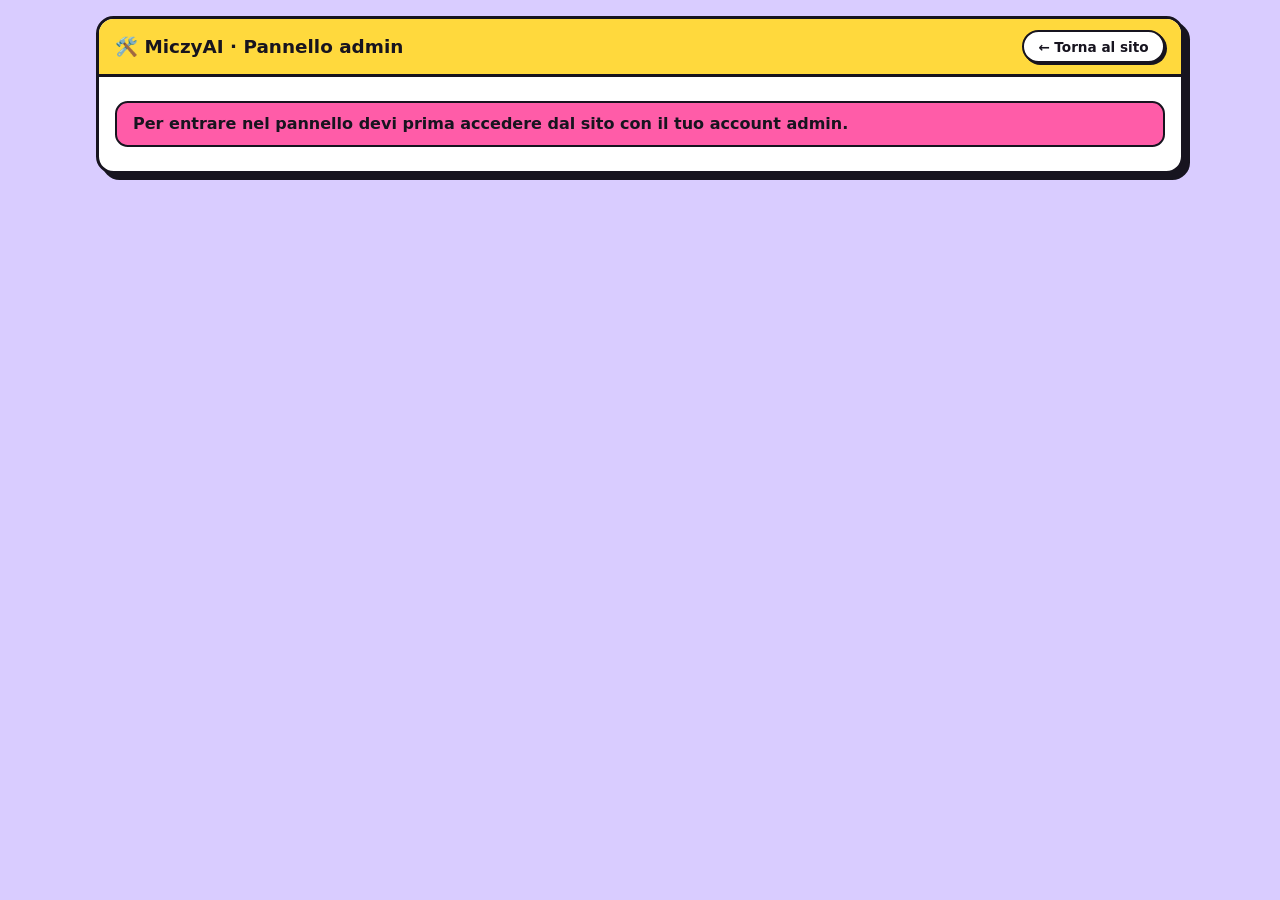
<file: admin/index.html>
<!DOCTYPE html>
<html lang="it">
<head>
  <meta charset="UTF-8" />
  <meta name="viewport" content="width=device-width, initial-scale=1" />
  <meta name="robots" content="noindex, nofollow" />
  <meta name="color-scheme" content="light dark" />
  <title>MiczyAI · Pannello admin</title>
  <link rel="icon" type="image/png" href="../miczy-favicon.png" />
  <style>
    :root {
      --bg: #d9ccff; --win: #fff; --bar: #ffd93d; --ink: #17141f; --muted: #5b5675;
      --edge: #17141f; --hard: #17141f; --pink: #ff5ca8; --cyan: #3ddcff; --mint: #43e8a0; --field: #fff;
      --row: #f4f0ff; --sel: #ffd93d;
      /* grafici (colori validati con lo script di dataviz, chiaro e scuro) */
      --c-bar: #6a46ee; --c-grid: #e4defa; --c-axis: #5b5675; --c-hover: rgba(106, 70, 238, 0.12);
      --h0: #f1edff; --h1: #b4a0ff; --h2: #9275fb; --h3: #6f4ceb; --h4: #4a28c4;
    }
    body.dark-mode {
      --bg: #140a33; --win: #1b1040; --bar: #3a1f8a; --ink: #f1ecff; --muted: #b9abe8;
      --edge: #6ef3ff; --hard: #ff3cac; --field: #1a0f3d; --row: #231552;
      --c-bar: #8670f5; --c-grid: #2e2063; --c-axis: #b9abe8; --c-hover: rgba(134, 112, 245, 0.22);
      --h0: #261857; --h1: #4f3dbb; --h2: #6f58e8; --h3: #9a85ff; --h4: #cbbfff;
    }
    * { box-sizing: border-box; }
    body {
      margin: 0; min-height: 100vh; padding: 1rem;
      font-family: "Instrument Sans", system-ui, "Segoe UI", sans-serif;
      background: var(--bg); color: var(--ink);
    }
    .wrap { max-width: 68rem; margin: 0 auto; }
    .win { border: 3px solid var(--edge); border-radius: 1.1rem; background: var(--win); box-shadow: 6px 6px 0 var(--hard); overflow: hidden; }
    .bar { display: flex; flex-wrap: wrap; align-items: center; justify-content: space-between; gap: 0.6rem; padding: 0.7rem 1rem; background: var(--bar); border-bottom: 3px solid var(--edge); color: #17141f; }
    body.dark-mode .bar { color: var(--ink); }
    .bar h1 { margin: 0; font-size: 1.15rem; }
    .body { padding: 1rem; }
    a.btn, button.btn {
      display: inline-block; padding: 0.4rem 0.9rem; border: 2px solid var(--edge); border-radius: 999px;
      background: var(--field); color: var(--ink); font: inherit; font-size: 0.85rem; font-weight: 700;
      text-decoration: none; cursor: pointer; box-shadow: 2px 2px 0 var(--hard);
    }
    .btn:hover { background: var(--sel); color: #17141f; }
    .btn:active { transform: translate(2px, 2px); box-shadow: none; }
    .btn.rosso { background: var(--pink); color: #17141f; }
    .btn.verde { background: var(--mint); color: #17141f; }
    .btn:disabled { opacity: 0.5; cursor: not-allowed; }
    .btn:focus-visible, .tab:focus-visible, svg:focus-visible, input:focus-visible, select:focus-visible, textarea:focus-visible { outline: 3px solid var(--cyan); outline-offset: 2px; }
    .msg { margin: 0.5rem 0; padding: 0.7rem 1rem; border: 2px solid var(--edge); border-radius: 0.8rem; background: var(--row); }
    .msg.err { background: var(--pink); color: #17141f; font-weight: 600; }
    .msg.okk { background: var(--mint); color: #17141f; font-weight: 600; }

    /* Schede */
    .tabs { display: flex; flex-wrap: wrap; gap: 0.4rem; margin-bottom: 1rem; }
    .tab { padding: 0.4rem 0.9rem; border: 2px solid var(--edge); border-radius: 999px; background: var(--field); color: var(--ink); font: inherit; font-size: 0.88rem; font-weight: 700; cursor: pointer; }
    .tab[aria-selected="true"] { background: var(--sel); color: #17141f; box-shadow: 2px 2px 0 var(--hard); }
    .pannello-tab[hidden] { display: none; }

    /* Titoli e riquadri */
    .titolo-sez { display: flex; flex-wrap: wrap; align-items: center; justify-content: space-between; gap: 0.5rem; margin: 1.2rem 0 0.6rem; }
    .titolo-sez:first-child { margin-top: 0; }
    .titolo-sez h2 { margin: 0; font-size: 1.02rem; }
    .riquadro { padding: 0.9rem; border: 2px solid var(--edge); border-radius: 0.9rem; background: var(--win); }
    .griglia { display: grid; gap: 0.8rem 1rem; margin-top: 1.2rem; }
    .g2 { grid-template-columns: repeat(auto-fit, minmax(min(100%, 19rem), 1fr)); }
    .nota { margin: 0.4rem 0 0; font-size: 0.8rem; color: var(--muted); }

    /* Numeri grandi */
    .tiles { display: grid; grid-template-columns: repeat(auto-fit, minmax(8.5rem, 1fr)); gap: 0.6rem; }
    .tile { padding: 0.7rem 0.8rem; border: 2px solid var(--edge); border-radius: 0.8rem; background: var(--row); }
    .tiles.due { grid-template-columns: repeat(2, minmax(0, 1fr)); }
    .tile .n { display: block; font-size: 1.7rem; font-weight: 800; line-height: 1.1; font-variant-numeric: tabular-nums; }
    .tile .l { display: block; margin-top: 0.15rem; font-size: 0.78rem; font-weight: 700; color: var(--muted); }
    .tile .s { display: block; font-size: 0.74rem; color: var(--muted); }

    /* Selettori */
    .seg { display: inline-flex; flex-wrap: wrap; gap: 0.25rem; }
    .seg button { padding: 0.2rem 0.65rem; border: 2px solid var(--edge); border-radius: 999px; background: var(--field); color: var(--ink); font: inherit; font-size: 0.78rem; font-weight: 700; cursor: pointer; }
    .seg button[aria-pressed="true"] { background: var(--sel); color: #17141f; }

    /* Grafico a barre e mappa */
    .grafico { position: relative; }
    .grafico svg { display: block; width: 100%; height: auto; touch-action: pan-y; }
    .grafico text { fill: var(--c-axis); font-size: 11px; font-family: inherit; }
    .tip { position: absolute; z-index: 3; pointer-events: none; min-width: 7rem; max-width: 15rem; padding: 0.35rem 0.6rem; border: 2px solid var(--edge); border-radius: 0.6rem; background: var(--win); box-shadow: 2px 2px 0 var(--hard); font-size: 0.8rem; line-height: 1.3; }
    .tip b { display: block; }
    .tip[hidden] { display: none; }
    .legenda-heat { display: flex; align-items: center; gap: 0.3rem; margin-top: 0.4rem; font-size: 0.75rem; color: var(--muted); }
    .legenda-heat i { display: inline-block; width: 1.1rem; height: 0.7rem; border-radius: 3px; }
    .tab-dati { margin-top: 0.5rem; max-height: 16rem; overflow: auto; }

    /* Classifica */
    .classifica { list-style: none; margin: 0; padding: 0; }
    .classifica li { display: grid; grid-template-columns: 2rem minmax(0, 1fr) 3.2rem; align-items: center; gap: 0.4rem; padding: 0.25rem 0; }
    .classifica .pos { text-align: center; font-size: 1.15rem; font-variant-numeric: tabular-nums; }
    .classifica .chi { min-width: 0; }
    .classifica .chi span { display: block; overflow: hidden; text-overflow: ellipsis; white-space: nowrap; font-size: 0.85rem; font-weight: 600; }
    .classifica .asta { height: 12px; margin-top: 3px; border-radius: 0 4px 4px 0; background: var(--c-bar); min-width: 3px; }
    .classifica .num { text-align: right; font-weight: 800; font-variant-numeric: tabular-nums; }

    /* Domanda più strana */
    .strana blockquote { margin: 0.5rem 0; padding: 0.6rem 0.8rem; border-left: 5px solid var(--pink); background: var(--row); border-radius: 0 0.6rem 0.6rem 0; font-size: 1.02rem; overflow-wrap: anywhere; white-space: pre-wrap; }

    /* Tabelle */
    .tabella { overflow-x: auto; }
    table { width: 100%; border-collapse: collapse; font-size: 0.88rem; }
    th, td { padding: 0.5rem 0.6rem; text-align: left; vertical-align: top; border-bottom: 2px solid var(--row); }
    th { font-size: 0.75rem; text-transform: uppercase; letter-spacing: 0.04em; color: var(--muted); white-space: nowrap; }
    td.num, th.num { text-align: right; font-variant-numeric: tabular-nums; }
    td.mail { overflow-wrap: anywhere; font-weight: 600; }
    .azioni { display: flex; flex-wrap: wrap; gap: 0.3rem; }
    .azioni .btn { padding: 0.25rem 0.6rem; font-size: 0.78rem; }
    .tag { display: inline-block; padding: 0.1rem 0.55rem; border: 2px solid var(--edge); border-radius: 999px; font-size: 0.75rem; font-weight: 700; white-space: nowrap; }
    .tag.ok { background: var(--mint); color: #17141f; }
    .tag.ban { background: var(--pink); color: #17141f; }
    .tag.adm { background: var(--cyan); color: #17141f; }
    small.sub { display: block; color: var(--muted); font-weight: 400; }

    /* Form */
    .cerca { display: flex; gap: 0.5rem; margin-bottom: 0.8rem; }
    .cerca input, .form input[type="text"], .form input[type="number"], .form input[type="search"], .form select, .form textarea {
      width: 100%; padding: 0.5rem 0.8rem; border: 2px solid var(--edge); border-radius: 0.7rem;
      background: var(--field); color: var(--ink); font: inherit;
    }
    .form textarea { resize: vertical; min-height: 4rem; }
    .form label { display: block; margin: 0.6rem 0 0.2rem; font-size: 0.82rem; font-weight: 700; }
    .form .riga { display: flex; align-items: center; gap: 0.5rem; margin-top: 0.6rem; font-size: 0.9rem; font-weight: 700; }
    .form .riga input { width: 1.1rem; height: 1.1rem; }
    .form .riga label { margin: 0; font-size: 0.9rem; }
    .form h3 { margin: 0 0 0.3rem; font-size: 1rem; }
    .fondo { display: flex; align-items: center; justify-content: flex-end; flex-wrap: wrap; gap: 0.5rem; margin-top: 0.9rem; }
    .fondo .esito { margin-right: auto; font-size: 0.82rem; font-weight: 700; }
    .scelte { display: grid; grid-template-columns: repeat(auto-fill, minmax(9rem, 1fr)); gap: 0.4rem; margin-top: 0.5rem; }
    .scelte label { display: flex; align-items: center; gap: 0.4rem; margin: 0; padding: 0.4rem 0.6rem; border: 2px solid var(--edge); border-radius: 0.7rem; background: var(--row); cursor: pointer; font-size: 0.85rem; }
    .scelte input { width: auto; }
    .scelte label:has(input:checked) { background: var(--sel); color: #17141f; }

    /* Messaggi cercati e chat */
    .badge { display: inline-block; min-width: 1.3rem; margin-left: 0.25rem; padding: 0 0.4rem; border-radius: 999px; background: var(--pink); color: #17141f; font-size: 0.75rem; font-weight: 800; text-align: center; }
    .richiesta { margin: 0 0 0.7rem; padding: 0.7rem 0.9rem; border: 2px solid var(--edge); border-radius: 0.8rem; background: var(--row); font-size: 0.88rem; overflow-wrap: anywhere; }
    .richiesta .chi { font-weight: 800; }
    .richiesta .quando { color: var(--muted); font-size: 0.78rem; }
    .richiesta q { display: block; margin: 0.4rem 0; padding: 0.4rem 0.6rem; border-left: 4px solid var(--pink); quotes: none; white-space: pre-wrap; }
    .richiesta .fondo { margin-top: 0.5rem; }
    .stato-ric { display: inline-block; padding: 0 0.5rem; border: 2px solid var(--edge); border-radius: 999px; font-size: 0.74rem; font-weight: 800; }
    .chat-log { list-style: none; margin: 0.5rem 0 0; padding: 0; }
    .chat-log li { margin-bottom: 0.5rem; padding: 0.5rem 0.7rem; border: 2px solid var(--edge); border-radius: 0.7rem; background: var(--row); white-space: pre-wrap; overflow-wrap: anywhere; font-size: 0.86rem; }
    .chat-log li.user { background: #fff3b0; color: #17141f; }
    .chat-log small { display: block; margin-bottom: 0.2rem; color: var(--muted); font-weight: 700; }
    .chat-log li.user small { color: #4a4660; }
    mark { background: var(--pink); color: #17141f; border-radius: 3px; padding: 0 2px; }

    /* Anteprima avviso */
    .anteprima { margin-top: 0.6rem; padding: 0.5rem 0.8rem; border: 2px solid var(--edge); border-radius: 0.7rem; font-weight: 600; font-size: 0.9rem; overflow-wrap: anywhere; }
    .anteprima.info { background: var(--cyan); color: #17141f; }
    .anteprima.warn { background: var(--sel); color: #17141f; }
    .anteprima.success { background: var(--mint); color: #17141f; }

    /* Finestre */
    .velo { position: fixed; inset: 0; z-index: 10; display: none; align-items: center; justify-content: center; padding: 1rem; background: rgba(15, 8, 36, 0.6); }
    .velo.show { display: flex; }
    .scheda { width: min(34rem, 100%); max-height: 90vh; overflow: auto; padding: 1.2rem; border: 3px solid var(--edge); border-radius: 1.1rem; background: var(--win); box-shadow: 6px 6px 0 var(--hard); }
    .scheda h2 { margin: 0 0 0.6rem; font-size: 1.1rem; overflow-wrap: anywhere; }
    [hidden] { display: none !important; }
    @media (prefers-reduced-motion: reduce) { * { transition: none !important; } }
  </style>
</head>
<body>
  <div class="wrap">
    <div class="win">
      <div class="bar">
        <h1>🛠️ MiczyAI · Pannello admin</h1>
        <a class="btn" href="../">← Torna al sito</a>
      </div>
      <div class="body">
        <div id="stato" class="msg">Caricamento…</div>

        <div id="pannello" hidden>
          <div class="tabs" role="tablist" aria-label="Sezioni del pannello">
            <button class="tab" role="tab" id="tab-panoramica" aria-controls="sez-panoramica" aria-selected="true" data-tab="panoramica">📊 Panoramica</button>
            <button class="tab" role="tab" id="tab-utenti" aria-controls="sez-utenti" aria-selected="false" data-tab="utenti">👥 Utenti</button>
            <button class="tab" role="tab" id="tab-accessi" aria-controls="sez-accessi" aria-selected="false" data-tab="accessi">🕒 Accessi</button>
            <button class="tab" role="tab" id="tab-messaggi" aria-controls="sez-messaggi" aria-selected="false" data-tab="messaggi">🔎 Messaggi</button>
            <button class="tab" role="tab" id="tab-feedback" aria-controls="sez-feedback" aria-selected="false" data-tab="feedback">👍 Feedback</button>
            <button class="tab" role="tab" id="tab-richieste" aria-controls="sez-richieste" aria-selected="false" data-tab="richieste">🗑️ Richieste <span class="badge" id="badgeRic" hidden></span></button>
            <button class="tab" role="tab" id="tab-ticket" aria-controls="sez-ticket" aria-selected="false" data-tab="ticket">🎫 Ticket <span class="badge" id="badgeTk" hidden></span></button>
            <button class="tab" role="tab" id="tab-sito" aria-controls="sez-sito" aria-selected="false" data-tab="sito">⚙️ Sito</button>
            <button class="tab" role="tab" id="tab-registro" aria-controls="sez-registro" aria-selected="false" data-tab="registro">📜 Registro</button>
          </div>

          <!-- PANORAMICA -->
          <section class="pannello-tab" id="sez-panoramica" role="tabpanel" aria-labelledby="tab-panoramica">
            <div class="titolo-sez">
              <h2>Numeri di oggi</h2>
              <button class="btn" type="button" id="aggiornaPan">↻ Aggiorna</button>
            </div>
            <div id="erroriPan" class="msg err" hidden></div>
            <div class="tiles" id="tiles"></div>

            <div class="titolo-sez">
              <h2>Andamento</h2>
              <div class="seg" id="segMetrica" role="group" aria-label="Cosa mostrare"></div>
            </div>
            <div class="riquadro">
              <div class="titolo-sez" style="margin:0 0 .4rem">
                <div class="seg" id="segGiorni" role="group" aria-label="Periodo"></div>
                <button class="btn" type="button" id="vistaTabella" aria-pressed="false">Vedi come tabella</button>
              </div>
              <div class="grafico" id="graficoBox"></div>
              <div class="tab-dati" id="graficoTab" hidden></div>
            </div>

            <div class="griglia g2">
              <div>
                <div class="titolo-sez"><h2>🔥 Orari di punta</h2></div>
                <div class="riquadro">
                  <div class="grafico" id="heatBox"></div>
                  <div class="legenda-heat" aria-hidden="true">meno <i style="background:var(--h0)"></i><i style="background:var(--h1)"></i><i style="background:var(--h2)"></i><i style="background:var(--h3)"></i><i style="background:var(--h4)"></i> più</div>
                  <p class="nota">Messaggi degli ultimi 30 giorni, per giorno della settimana e ora (fuso di Roma).</p>
                </div>
              </div>
              <div>
                <div class="titolo-sez">
                  <h2>🏆 I più chiacchieroni</h2>
                  <div class="seg" id="segTop" role="group" aria-label="Periodo classifica"></div>
                </div>
                <div class="riquadro"><ol class="classifica" id="classifica"></ol><p class="nota" id="notaTop"></p></div>
              </div>
            </div>

            <div class="griglia g2">
              <div>
                <div class="titolo-sez"><h2>💸 Costo stimato</h2></div>
                <div class="riquadro">
                  <div class="tiles due" id="costi"></div>
                  <p class="nota" id="notaCosti"></p>
                </div>
              </div>
              <div>
                <div class="titolo-sez"><h2>🤪 Domanda più strana di oggi</h2></div>
                <div class="riquadro strana">
                  <blockquote id="stranaTesto">…</blockquote>
                  <small class="sub" id="stranaChi"></small>
                  <div class="fondo"><button class="btn" type="button" id="stranaAltra">🎲 Un'altra!</button></div>
                  <p class="nota">Pescata a caso tra le domande salvate degli utenti registrati nelle ultime 24 ore.</p>
                </div>
              </div>
            </div>
          </section>

          <!-- UTENTI -->
          <section class="pannello-tab" id="sez-utenti" role="tabpanel" aria-labelledby="tab-utenti" hidden>
            <form id="cercaForm" class="cerca">
              <input id="cerca" type="search" placeholder="Cerca per email…" maxlength="100" aria-label="Cerca per email" />
              <button class="btn" type="submit">Cerca</button>
            </form>
            <div id="erroriUtenti" class="msg err" hidden></div>
            <div class="tabella">
              <table>
                <thead>
                  <tr><th>Utente</th><th>Stato</th><th class="num">Msg 24h</th><th class="num">Totale</th><th>Limite</th><th>Azioni</th></tr>
                </thead>
                <tbody id="righe"></tbody>
              </table>
            </div>
            <p id="vuoto" class="msg" hidden>Nessun utente trovato.</p>
          </section>

          <!-- ACCESSI -->
          <section class="pannello-tab" id="sez-accessi" role="tabpanel" aria-labelledby="tab-accessi" hidden>
            <form id="cercaAccForm" class="cerca">
              <input id="cercaAcc" type="search" placeholder="Cerca per email…" maxlength="100" aria-label="Cerca per email" />
              <button class="btn" type="submit">Cerca</button>
              <button class="btn" type="button" id="aggiornaAcc">↻ Aggiorna</button>
            </form>
            <p class="nota" style="margin:-.3rem 0 .6rem">Ordinati dall'accesso più recente. Si vedono data e browser, mai l'indirizzo IP.</p>
            <div id="erroriAcc" class="msg err" hidden></div>
            <div class="tabella">
              <table>
                <thead><tr><th>Utente</th><th>Ultimo accesso</th><th>Dispositivo</th><th class="num">Sessioni</th></tr></thead>
                <tbody id="righeAcc"></tbody>
              </table>
            </div>
            <p id="vuotoAcc" class="msg" hidden>Nessun utente trovato.</p>
          </section>

          <!-- MESSAGGI -->
          <section class="pannello-tab" id="sez-messaggi" role="tabpanel" aria-labelledby="tab-messaggi" hidden>
            <form id="cercaMsgForm" class="cerca">
              <input id="cercaMsg" type="search" placeholder="Cerca una parola nei messaggi…" maxlength="100" aria-label="Cerca nei messaggi" />
              <button class="btn" type="submit">Cerca</button>
            </form>
            <p class="nota" style="margin:-.3rem 0 .6rem">Cerca nelle chat salvate degli utenti registrati (domande e risposte). Gli ospiti non vengono salvati.</p>
            <div id="erroriMsg" class="msg err" hidden></div>
            <div id="risultatiMsg"></div>
          </section>

          <!-- FEEDBACK -->
          <section class="pannello-tab" id="sez-feedback" role="tabpanel" aria-labelledby="tab-feedback" hidden>
            <div class="titolo-sez">
              <h2>Cosa pensano le persone delle risposte</h2>
              <button class="btn" type="button" id="aggiornaFb">↻ Aggiorna</button>
            </div>
            <div id="erroriFb" class="msg err" hidden></div>
            <div class="tiles" id="tilesFb"></div>
            <div class="titolo-sez">
              <h2>Ultimi voti</h2>
              <div class="seg" id="segFb" role="group" aria-label="Filtro voti"></div>
            </div>
            <div id="listaFb"></div>
          </section>

          <!-- RICHIESTE DI CANCELLAZIONE -->
          <section class="pannello-tab" id="sez-richieste" role="tabpanel" aria-labelledby="tab-richieste" hidden>
            <div class="titolo-sez">
              <h2>Persone che vogliono eliminare l'account</h2>
              <button class="btn" type="button" id="aggiornaRic">↻ Aggiorna</button>
            </div>
            <div id="erroriRic" class="msg err" hidden></div>
            <div id="listaRic"></div>
            <div class="titolo-sez"><h2>Già gestite</h2></div>
            <div id="listaRicChiuse"></div>
          </section>

          <!-- TICKET DI ASSISTENZA -->
          <section class="pannello-tab" id="sez-ticket" role="tabpanel" aria-labelledby="tab-ticket" hidden>
            <div class="titolo-sez">
              <h2>Richieste di assistenza</h2>
              <button class="btn" type="button" id="aggiornaTk">↻ Aggiorna</button>
            </div>
            <div class="seg" id="segTk" role="group" aria-label="Filtro ticket" style="margin-bottom:.7rem"></div>
            <div id="erroriTk" class="msg err" hidden></div>
            <div id="listaTk"></div>
          </section>

          <!-- SITO -->
          <section class="pannello-tab" id="sez-sito" role="tabpanel" aria-labelledby="tab-sito" hidden>
            <div id="erroriSito" class="msg err" hidden></div>
            <div class="griglia g2" id="formSito"></div>
          </section>

          <!-- REGISTRO -->
          <section class="pannello-tab" id="sez-registro" role="tabpanel" aria-labelledby="tab-registro" hidden>
            <div class="titolo-sez">
              <h2>Cosa è stato fatto da qui</h2>
              <button class="btn" type="button" id="aggiornaReg">↻ Aggiorna</button>
            </div>
            <div id="erroriReg" class="msg err" hidden></div>
            <div class="tabella">
              <table>
                <thead><tr><th>Quando</th><th>Chi</th><th>Azione</th><th>Su</th><th>Dettagli</th></tr></thead>
                <tbody id="righeReg"></tbody>
              </table>
            </div>
            <p id="vuotoReg" class="msg" hidden>Ancora nessuna azione registrata.</p>
          </section>
        </div>
      </div>
    </div>
  </div>

  <!-- Finestre -->
  <div id="velo" class="velo" role="dialog" aria-modal="true">
    <div class="scheda" id="scheda"></div>
  </div>

  <script src="../config.js"></script>
  <script src="../auth.js"></script>
  <script src="admin.js"></script>
</body>
</html>
</file>
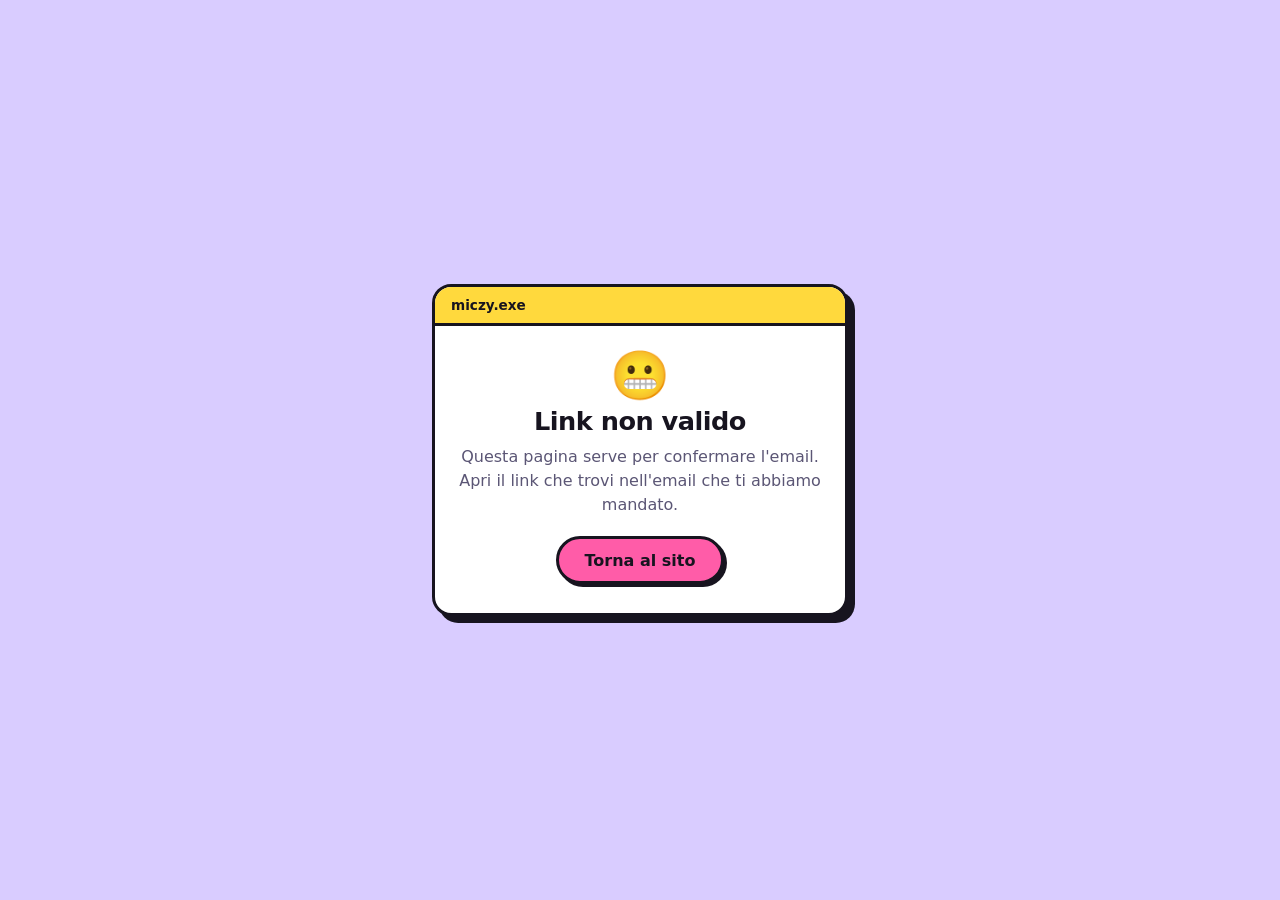
<file: confermato/index.html>
<!DOCTYPE html>
<html lang="it">
<head>
  <meta charset="UTF-8" />
  <meta name="viewport" content="width=device-width, initial-scale=1" />
  <meta name="robots" content="noindex, nofollow" />
  <meta name="color-scheme" content="light dark" />
  <title>MiczyAI · Email confermata</title>
  <link rel="icon" type="image/png" href="../miczy-favicon.png" />
  <style>
    :root { --bg:#d9ccff; --win:#fff; --bar:#ffd93d; --ink:#17141f; --muted:#5b5675; --edge:#17141f; --hard:#17141f; --pink:#ff5ca8; --mint:#43e8a0; }
    body.dark-mode { --bg:#140a33; --win:#1b1040; --bar:#3a1f8a; --ink:#f1ecff; --muted:#b9abe8; --edge:#6ef3ff; --hard:#ff3cac; }
    * { box-sizing: border-box; }
    body { margin:0; min-height:100vh; display:flex; align-items:center; justify-content:center; padding:1rem;
      font-family:"Instrument Sans", system-ui, "Segoe UI", sans-serif; background:var(--bg); color:var(--ink); }
    .win { width:min(26rem,100%); border:3px solid var(--edge); border-radius:1.2rem; background:var(--win); box-shadow:7px 7px 0 var(--hard); overflow:hidden; }
    .bar { padding:.6rem 1rem; background:var(--bar); border-bottom:3px solid var(--edge); font-weight:700; font-size:.85rem; color:#17141f; }
    body.dark-mode .bar { color:var(--ink); }
    .corpo { padding:1.6rem 1.4rem 1.8rem; text-align:center; }
    .icona { font-size:3rem; line-height:1; margin-bottom:.4rem; }
    h1 { margin:.3rem 0 .6rem; font-size:1.6rem; letter-spacing:-.02em; }
    p { margin:0 0 1.2rem; color:var(--muted); line-height:1.5; }
    a.btn { display:inline-block; padding:.7rem 1.6rem; border:3px solid var(--edge); border-radius:999px; background:var(--pink);
      color:#17141f; font-weight:700; text-decoration:none; box-shadow:3px 3px 0 var(--hard); }
    a.btn:hover { background:var(--bar); }
    a.btn:active { transform:translate(3px,3px); box-shadow:none; }
    .ok .icona::before { content:"🎉"; }
    .ko .icona::before { content:"😬"; }
    .attesa .icona::before { content:"⏳"; }
  </style>
</head>
<body>
  <div class="win">
    <div class="bar">miczy.exe</div>
    <div id="corpo" class="corpo attesa">
      <div class="icona" aria-hidden="true"></div>
      <h1 id="titolo">Un attimo…</h1>
      <p id="testo">Sto confermando la tua email.</p>
      <a id="vai" class="btn" href="../" hidden>Vai alla chat</a>
    </div>
  </div>

  <script src="../config.js"></script>
  <script src="../auth.js"></script>
  <script>
    (async function () {
      const T = {
        it: {
          okT: "Email confermata!", okP: "Il tuo account è attivo e sei già dentro. Le tue chat verranno salvate.", vai: "Vai alla chat",
          koT: "Link non valido", koP: "Il link è scaduto o è già stato usato. Torna al sito e prova ad accedere: se l'email non risulta confermata, registrati di nuovo per ricevere un nuovo link.", torna: "Torna al sito",
          nessuno: "Questa pagina serve per confermare l'email. Apri il link che trovi nell'email che ti abbiamo mandato.",
          conf: "L'accesso non è ancora configurato su questo sito."
        },
        en: {
          okT: "Email confirmed!", okP: "Your account is active and you're already logged in. Your chats will be saved.", vai: "Go to the chat",
          koT: "Invalid link", koP: "The link has expired or was already used. Go back to the site and try to log in: if your email isn't confirmed, sign up again to get a new link.", torna: "Back to the site",
          nessuno: "This page confirms your email. Open the link in the email we sent you.",
          conf: "Login isn't set up on this site yet."
        }
      };
      let lang = "it";
      try {
        if (localStorage.getItem("lang") === "en") lang = "en";
        if (localStorage.getItem("darkMode") === "true") document.body.classList.add("dark-mode");
      } catch (e) { /* ignora */ }
      document.documentElement.lang = lang;
      const t = T[lang];
      const mostra = (classe, titolo, testo, bottone) => {
        document.getElementById("corpo").className = "corpo " + classe;
        document.getElementById("titolo").textContent = titolo;
        document.getElementById("testo").textContent = testo;
        const vai = document.getElementById("vai");
        vai.textContent = bottone; vai.hidden = false;
      };

      if (!MiczyAuth.configurato()) return mostra("ko", t.koT, t.conf, t.torna);

      // Link di recupero password: la nuova password si sceglie sul sito, che legge il link
      if (/type=recovery/.test(location.hash)) { location.replace("../" + location.hash); return; }

      const haLink = /access_token=|error=|error_code=/.test(location.hash);
      const ritorno = await MiczyAuth.inizializza();

      if (ritorno && ritorno.errore) return mostra("ko", t.koT, t.koP, t.torna);
      if (ritorno) return mostra("ok", t.okT, t.okP, t.vai);
      if (!haLink) return mostra("ko", t.koT, t.nessuno, t.torna);
      mostra("ko", t.koT, t.koP, t.torna);
    })();
  </script>
</body>
</html>
</file>
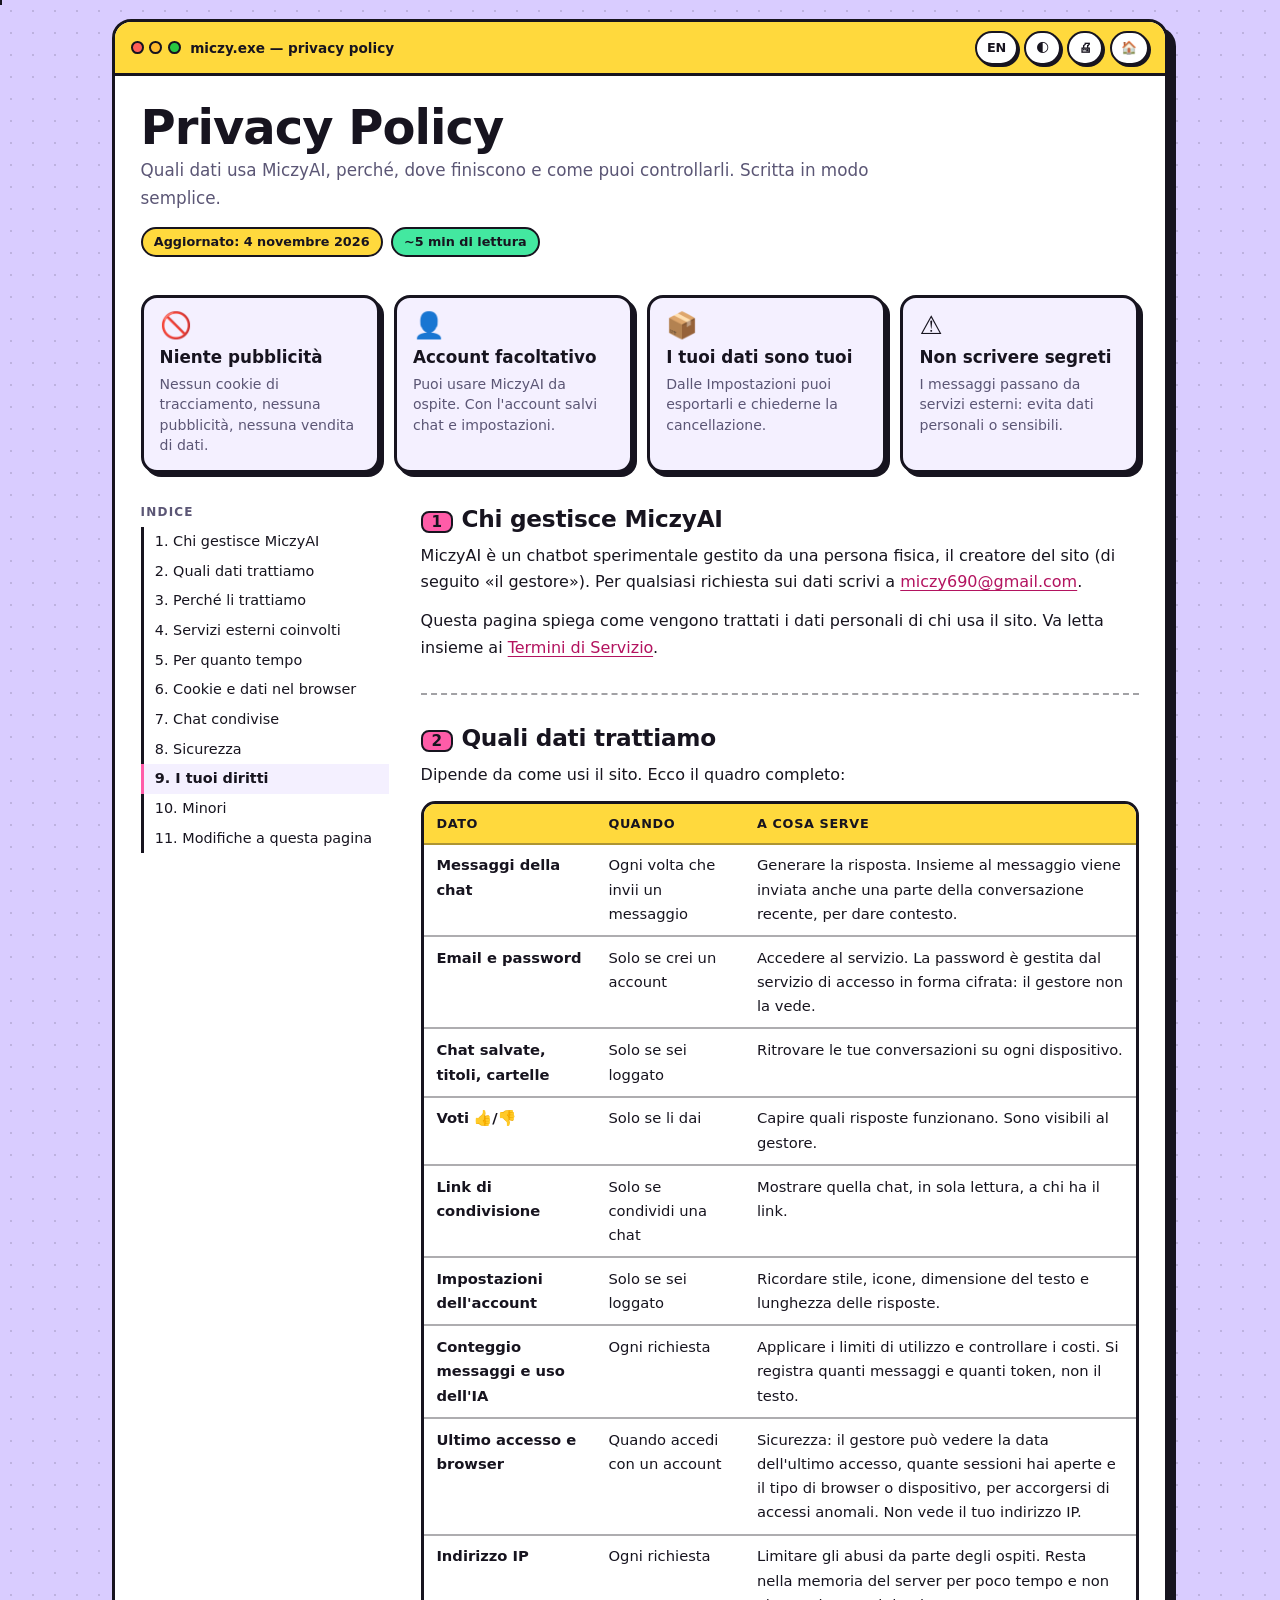
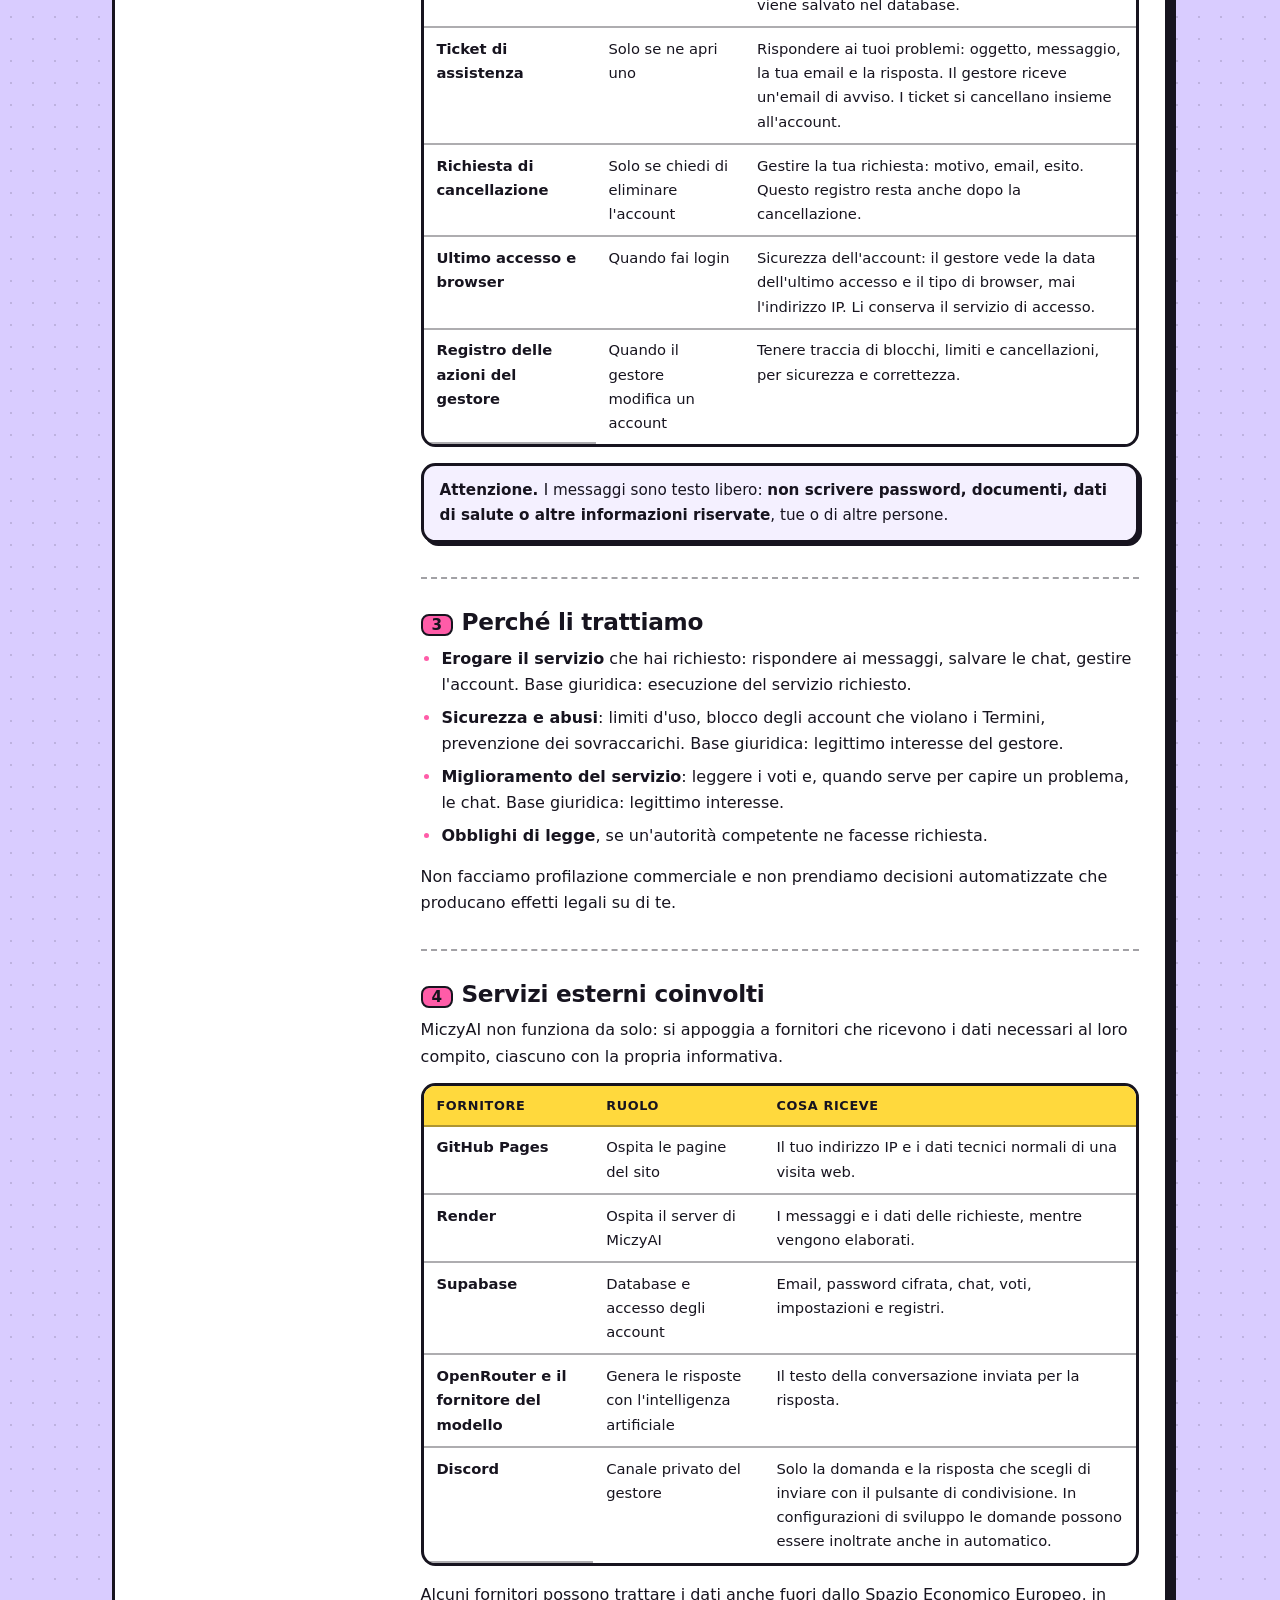
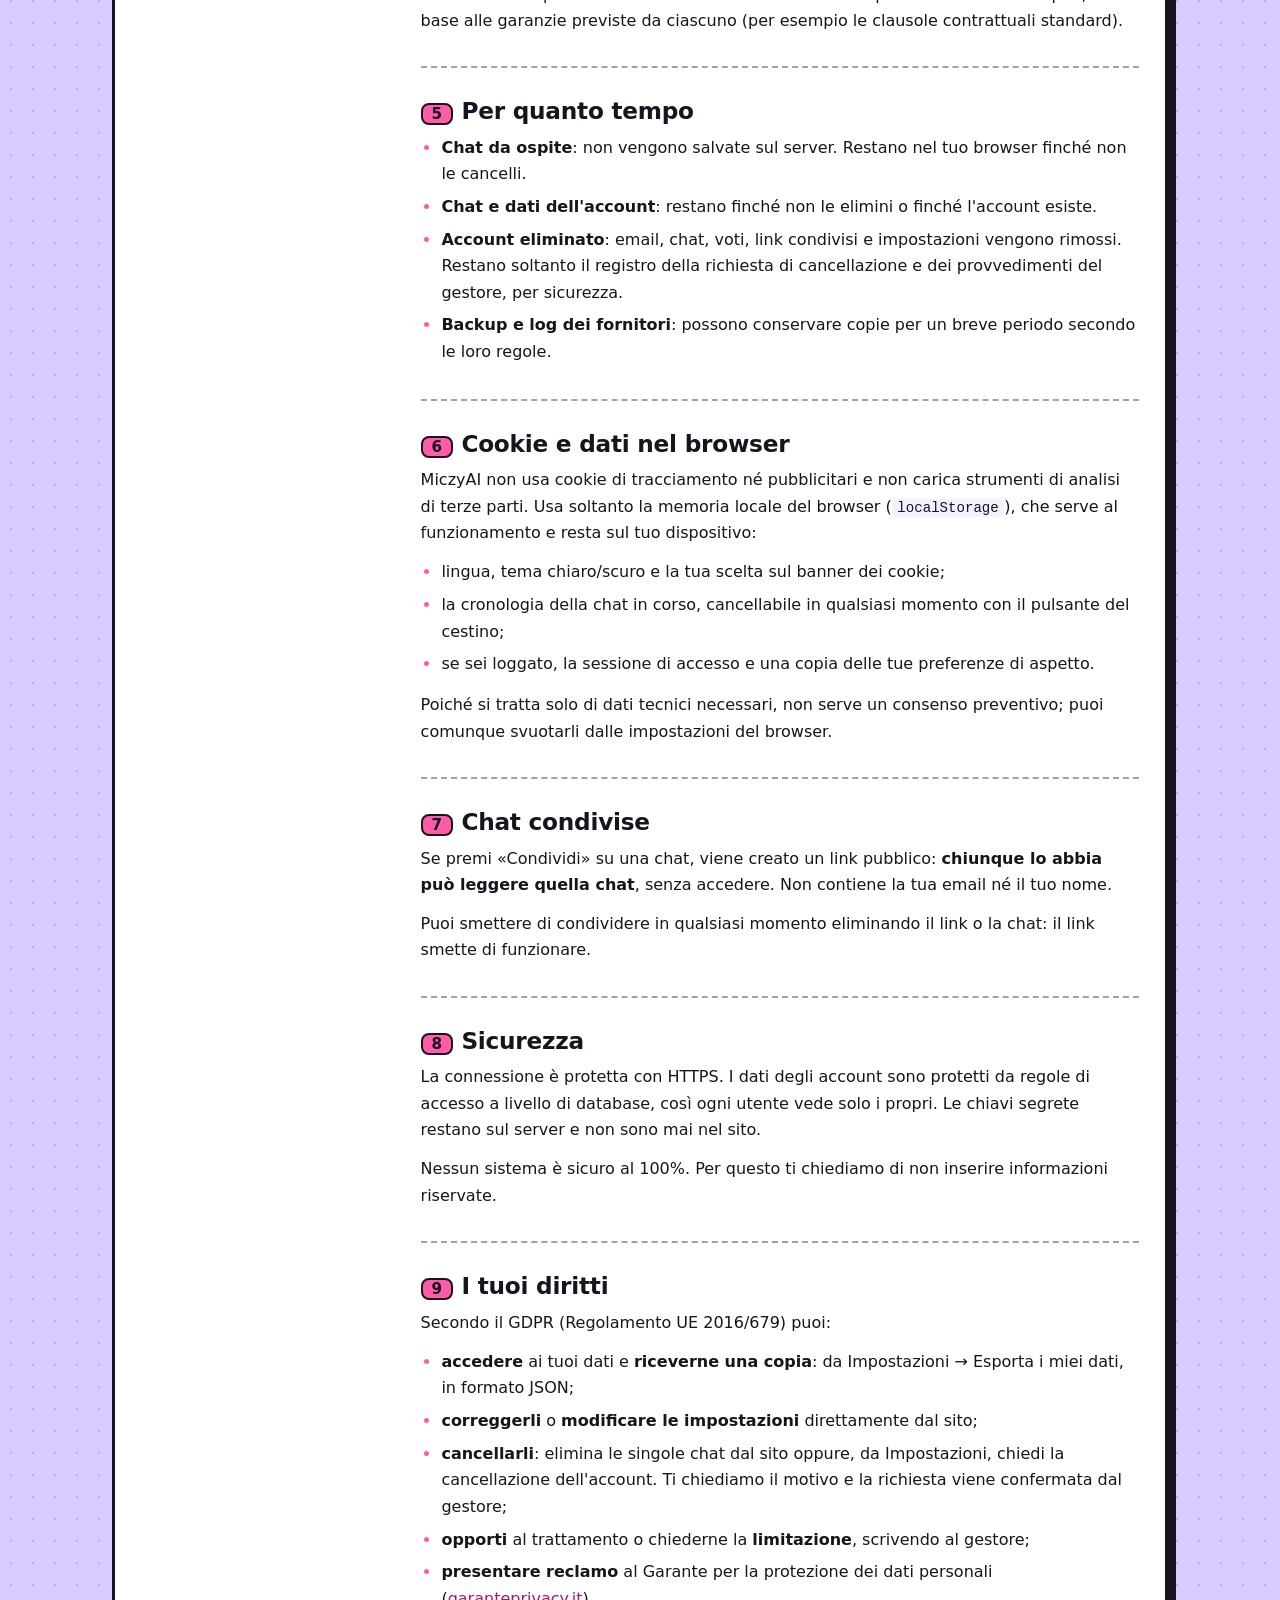
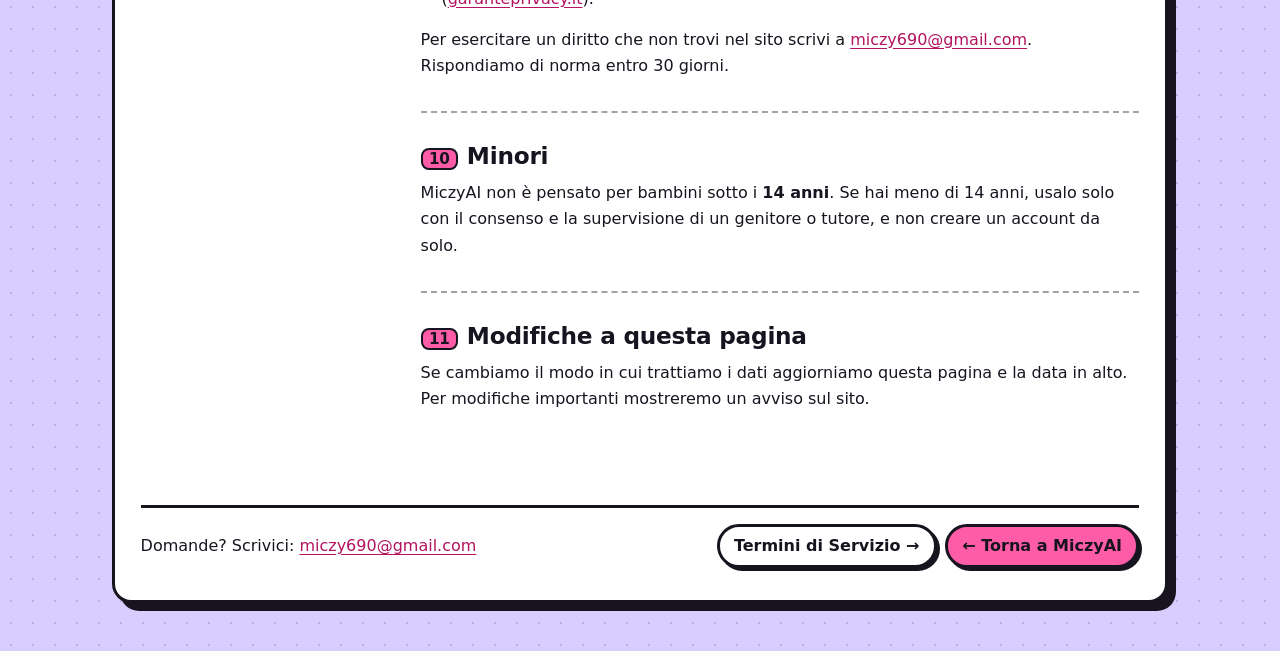
<file: privacy/index.html>
<!DOCTYPE html>
<html lang="it">
<head>
  <meta charset="UTF-8" />
  <meta name="viewport" content="width=device-width, initial-scale=1" />
  <title>Privacy Policy · MiczyAI</title>
  <meta name="description" content="Privacy Policy di MiczyAI" />
  <link rel="icon" type="image/png" href="../miczy-favicon.png" />
  <link rel="stylesheet" href="../legale/legale.css" />
</head>
<body>
  <div id="legale"><noscript><p style="padding:2rem">Serve JavaScript per leggere questa pagina. / JavaScript is required to read this page.</p></noscript></div>
  <script src="../legale/legale.js"></script>
  <script src="privacy.js"></script>
</body>
</html>
</file>
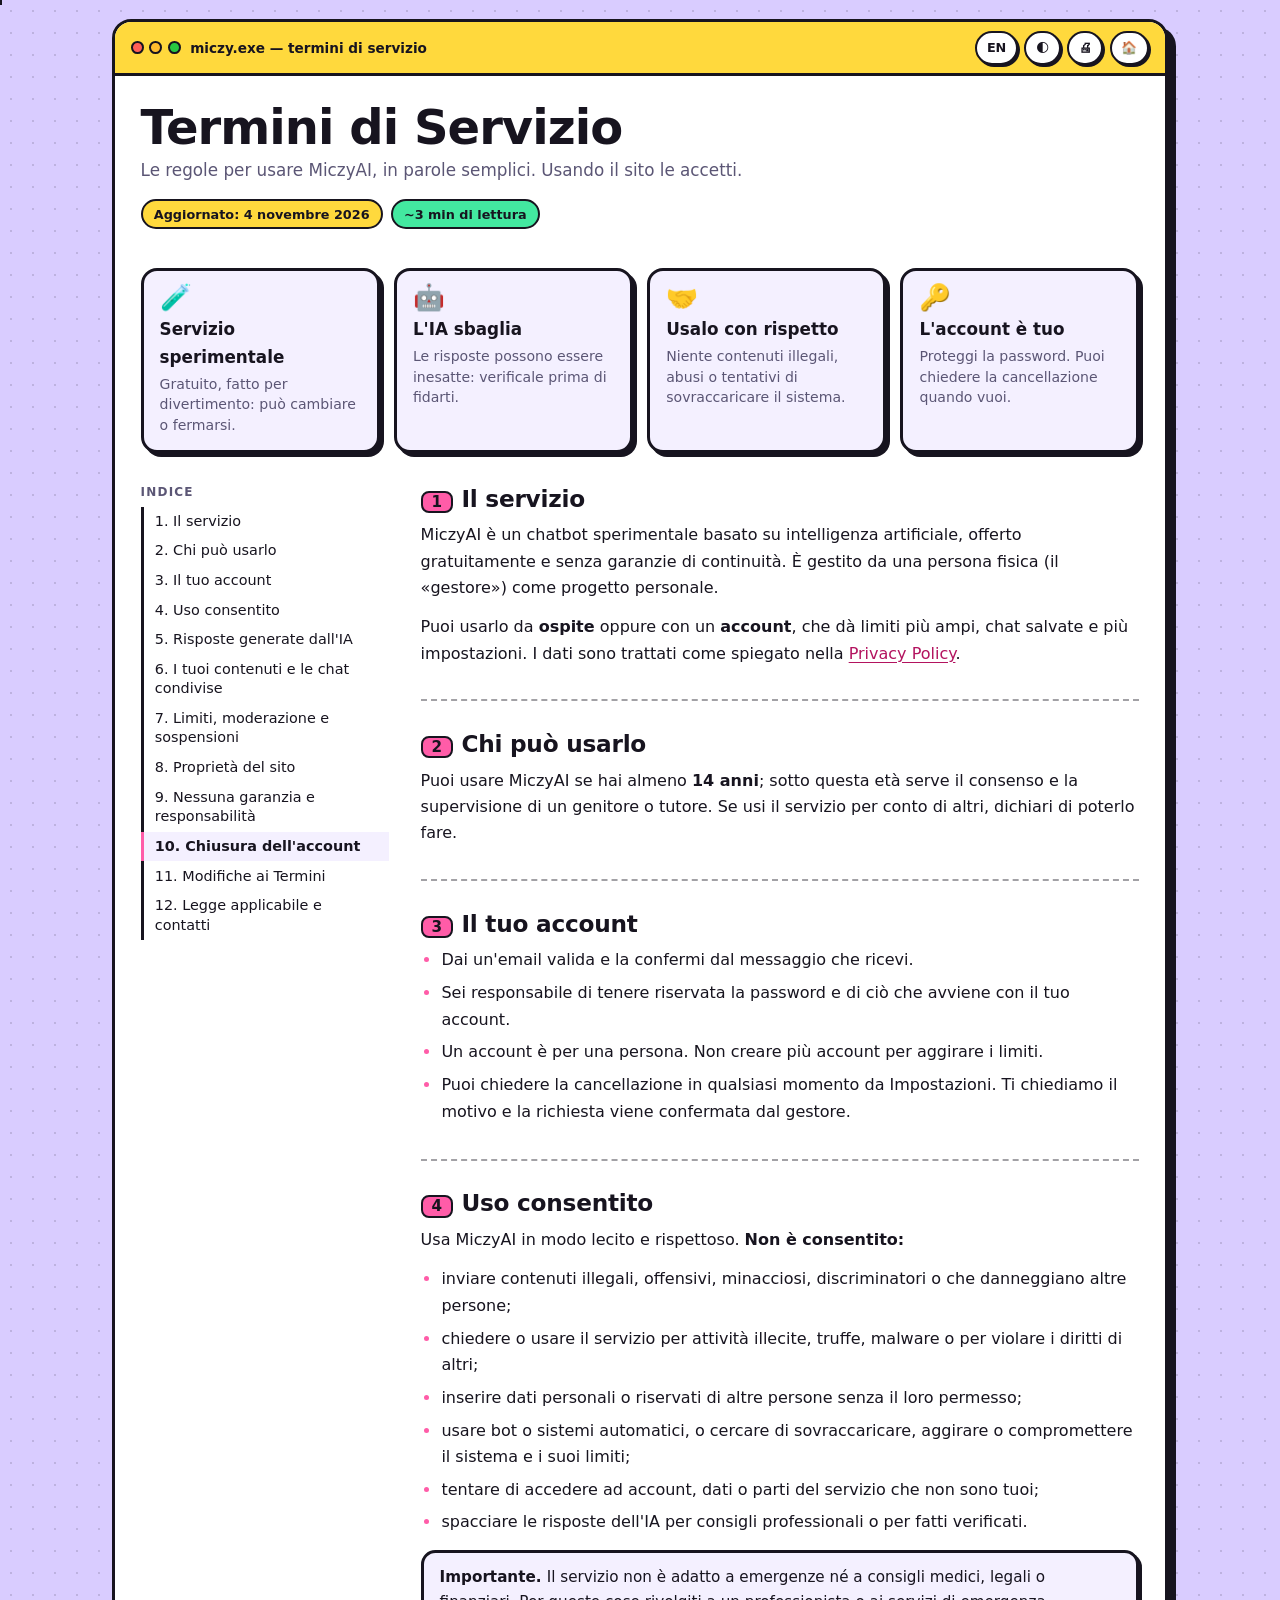
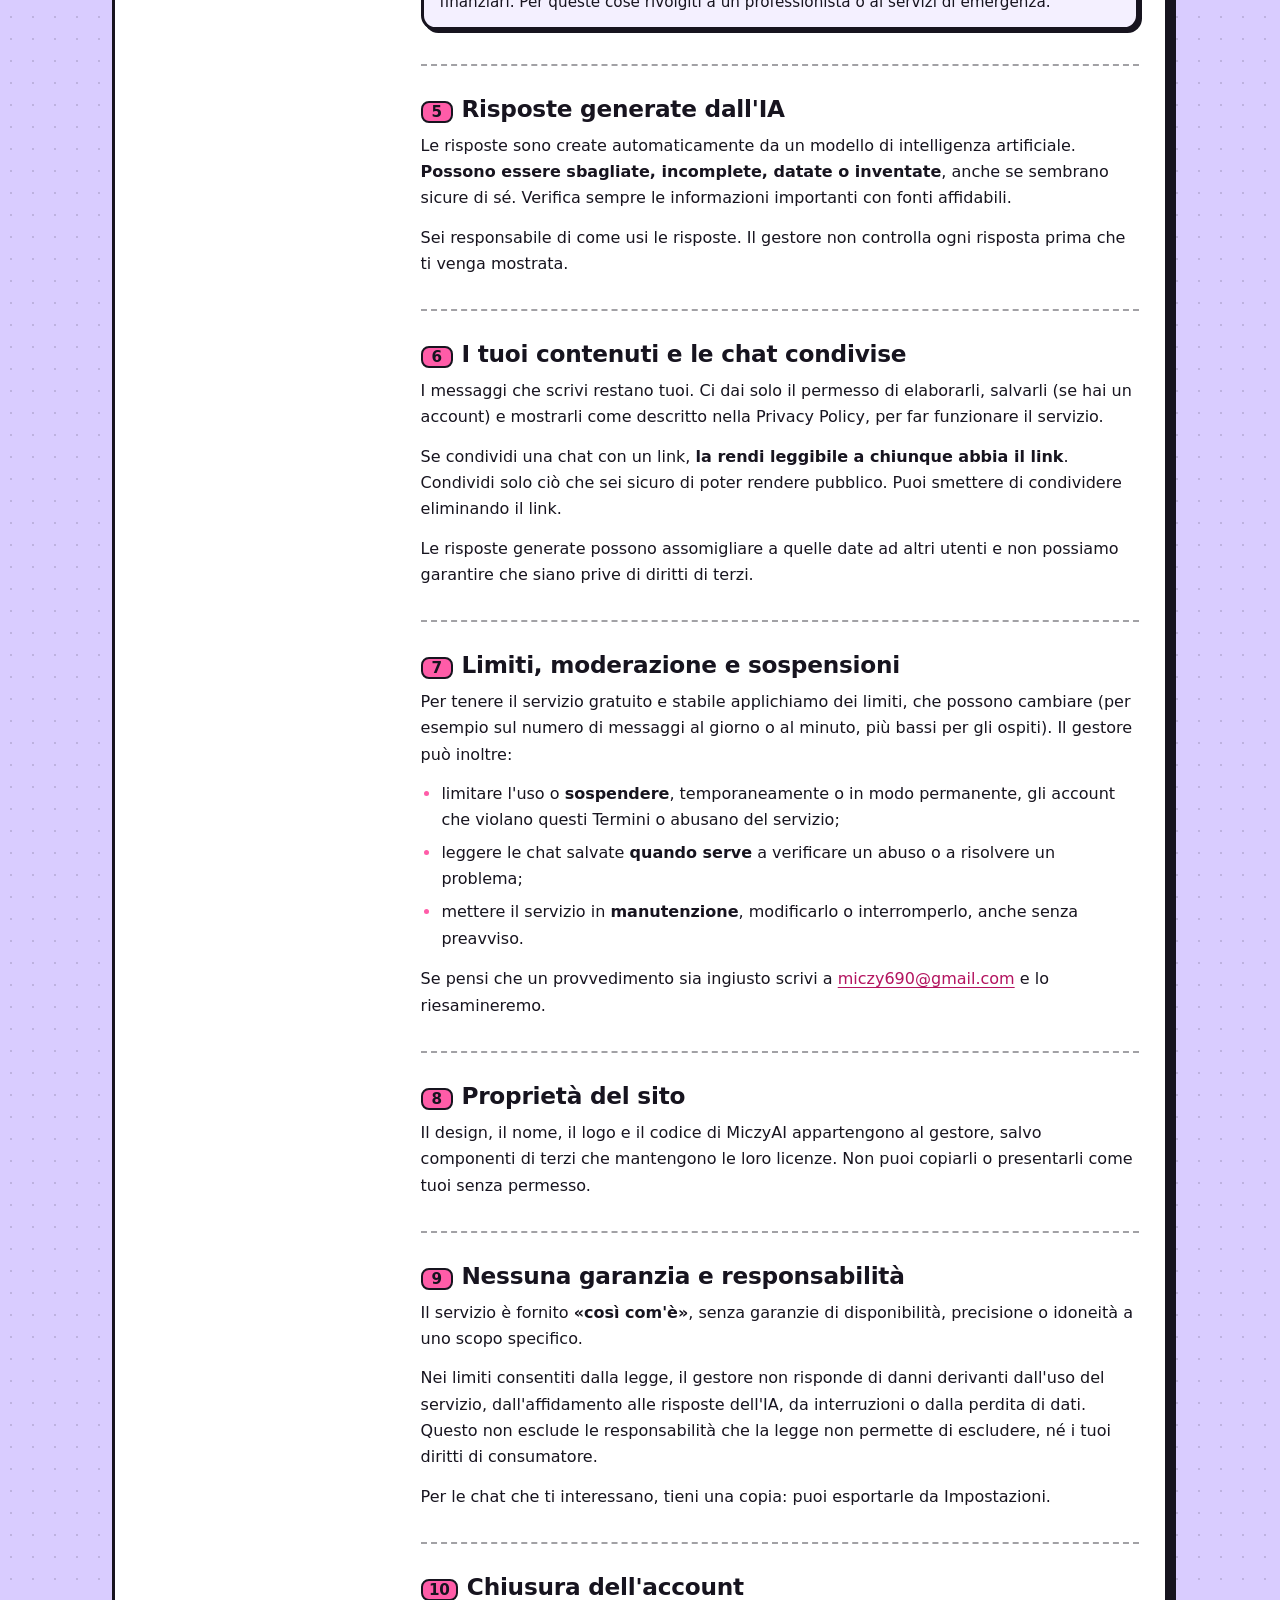
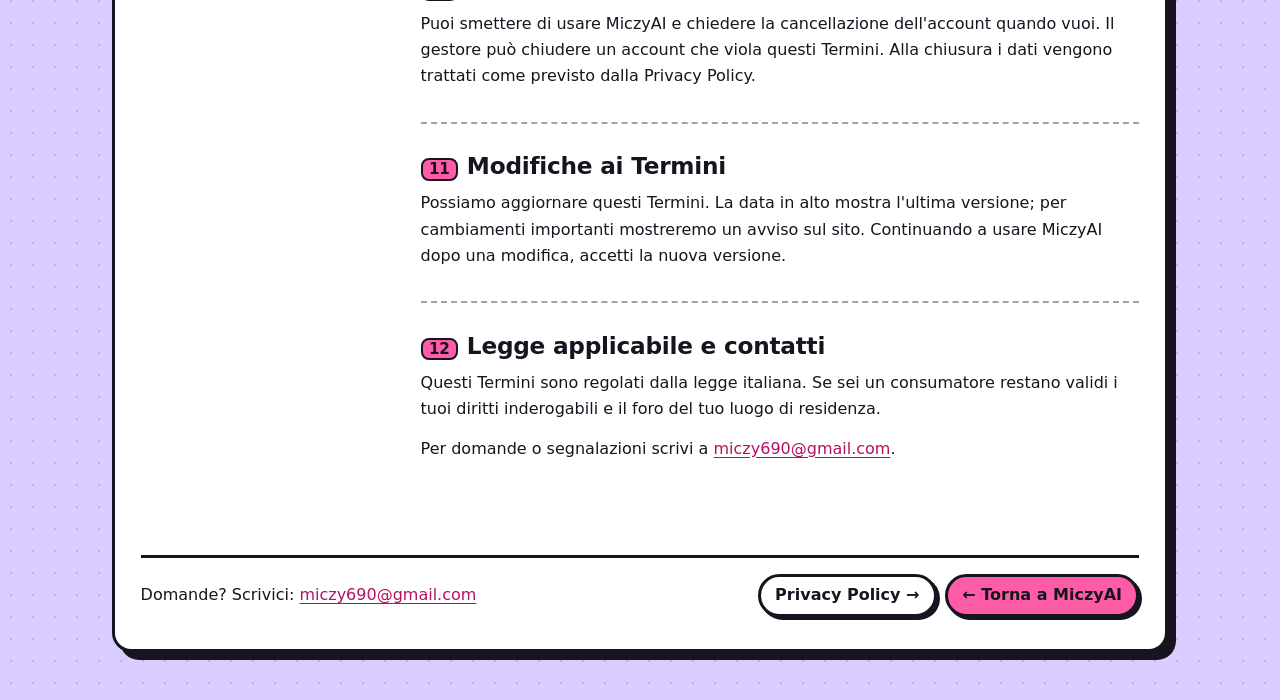
<file: tos/index.html>
<!DOCTYPE html>
<html lang="it">
<head>
  <meta charset="UTF-8" />
  <meta name="viewport" content="width=device-width, initial-scale=1" />
  <title>Termini di Servizio · MiczyAI</title>
  <meta name="description" content="Termini di Servizio di MiczyAI" />
  <link rel="icon" type="image/png" href="../miczy-favicon.png" />
  <link rel="stylesheet" href="../legale/legale.css" />
</head>
<body>
  <div id="legale"><noscript><p style="padding:2rem">Serve JavaScript per leggere questa pagina. / JavaScript is required to read this page.</p></noscript></div>
  <script src="../legale/legale.js"></script>
  <script src="tos.js"></script>
</body>
</html>
</file>
<file: legale/legale.css>
/* Stile condiviso di Privacy Policy e Termini di Servizio: stessa "finestra retro" del sito. */
:root {
  --bg: #d9ccff; --dot: rgba(23, 20, 31, 0.14); --win: #ffffff; --bar: #ffd93d; --ink: #17141f; --muted: #5b5675;
  --edge: #17141f; --hard: #17141f; --pink: #ff5ca8; --cyan: #3ddcff; --yellow: #ffd93d; --mint: #43e8a0;
  --card: #f4f0ff; --link: #b3135f; --bar-ink: #17141f; --modal-sh: rgba(23, 20, 31, 0.5);
  --font-display: "Bricolage Grotesque", "Instrument Sans", system-ui, sans-serif;
  --font-ui: "Instrument Sans", system-ui, "Segoe UI", sans-serif;
}
body.dark-mode {
  --bg: #140a33; --dot: rgba(110, 243, 255, 0.12); --win: #1b1040; --bar: #3a1f8a; --ink: #f1ecff; --muted: #b9abe8;
  --edge: #6ef3ff; --hard: #ff3cac; --card: #241556; --link: #ff8fd0; --bar-ink: #f1ecff;
}
* { box-sizing: border-box; }
html { scroll-behavior: smooth; scroll-padding-top: 5rem; }
@media (prefers-reduced-motion: reduce) { html { scroll-behavior: auto; } * { animation: none !important; transition: none !important; } }
body {
  margin: 0; min-height: 100vh; padding: 1.2rem 1rem 3rem;
  font-family: var(--font-ui); font-size: 1rem; line-height: 1.65; color: var(--ink);
  background: radial-gradient(var(--dot) 1.3px, transparent 1.5px) 0 0 / 22px 22px, var(--bg);
}
a { color: var(--link); text-underline-offset: 3px; }
a:hover { background: var(--yellow); color: #17141f; text-decoration-color: transparent; }
:focus-visible { outline: 3px solid var(--pink); outline-offset: 3px; border-radius: 4px; }

.progresso { position: fixed; inset: 0 0 auto 0; height: 5px; z-index: 100; background: transparent; }
.progresso i { display: block; height: 100%; width: 0; background: var(--pink); border-right: 2px solid var(--edge); }

.salta { position: absolute; left: -999px; top: 0; background: var(--yellow); color: #17141f; padding: .5rem 1rem; z-index: 200; }
.salta:focus { left: 1rem; top: 1rem; }

.finestra {
  width: min(66rem, 100%); margin: 0 auto;
  border: 3px solid var(--edge); border-radius: 1.2rem; background: var(--win);
  box-shadow: 8px 8px 0 var(--hard); overflow: clip;
}
.barra {
  display: flex; align-items: center; gap: .6rem; padding: .55rem 1rem; background: var(--bar);
  border-bottom: 3px solid var(--edge); color: var(--bar-ink); font-weight: 700; font-size: .85rem;
}
.barra .semafori { display: inline-flex; gap: .35rem; }
.barra .semafori i { width: .8rem; height: .8rem; border-radius: 50%; border: 2px solid var(--edge); }
.barra .semafori i:nth-child(1) { background: #ff5f57; } .barra .semafori i:nth-child(2) { background: #ffbd2e; } .barra .semafori i:nth-child(3) { background: #28c840; }
.barra .titolo-finestra { flex: 1; overflow: hidden; text-overflow: ellipsis; white-space: nowrap; }
.strumenti { display: inline-flex; gap: .4rem; }
.strumenti button, .strumenti a {
  display: inline-flex; align-items: center; justify-content: center; min-width: 2.1rem; height: 2.1rem; padding: 0 .6rem;
  border: 2px solid var(--edge); border-radius: 999px; background: var(--win); color: var(--ink);
  font: 700 .8rem var(--font-ui); text-decoration: none; cursor: pointer; box-shadow: 2px 2px 0 var(--hard);
  transition: transform .12s, box-shadow .12s, background-color .2s;
}
.strumenti button:hover, .strumenti a:hover { background: var(--yellow); color: #17141f; transform: translate(-1px, -1px); box-shadow: 3px 3px 0 var(--hard); }
.strumenti button:active { transform: translate(2px, 2px); box-shadow: 0 0 0 var(--hard); }

.layout { display: grid; grid-template-columns: 15.5rem minmax(0, 1fr); gap: 2rem; padding: 1.6rem 1.6rem 2rem; }
.testata { grid-column: 1 / -1; }
.testata h1 { margin: 0 0 .3rem; font-family: var(--font-display); font-size: clamp(1.9rem, 5vw, 3rem); line-height: 1.05; letter-spacing: -.02em; }
.testata .sottotitolo { margin: 0 0 .9rem; max-width: 46rem; color: var(--muted); font-size: 1.05rem; }
.etichette { display: flex; flex-wrap: wrap; gap: .5rem; margin: 0; padding: 0; list-style: none; }
.etichette li { padding: .15rem .7rem; border: 2px solid var(--edge); border-radius: 999px; background: var(--mint); color: #17141f; font-size: .8rem; font-weight: 700; }
.etichette li.data { background: var(--yellow); }

.breve { grid-column: 1 / -1; display: grid; grid-template-columns: repeat(auto-fit, minmax(13rem, 1fr)); gap: .9rem; margin: .4rem 0 0; padding: 0; list-style: none; }
.breve li { padding: .9rem 1rem; border: 3px solid var(--edge); border-radius: 1rem; background: var(--card); box-shadow: 4px 4px 0 var(--hard); }
.breve .ico { display: block; font-size: 1.6rem; line-height: 1; margin-bottom: .35rem; }
.breve strong { display: block; font-family: var(--font-display); font-size: 1.05rem; margin-bottom: .15rem; }
.breve span.t { display: block; color: var(--muted); font-size: .88rem; line-height: 1.45; }

.indice { position: sticky; top: 1rem; align-self: start; max-height: calc(100vh - 2rem); overflow: auto; }
.indice h2 { margin: 0 0 .5rem; font: 700 .75rem var(--font-ui); text-transform: uppercase; letter-spacing: .1em; color: var(--muted); }
.indice ol { margin: 0; padding: 0; list-style: none; border-left: 3px solid var(--edge); }
.indice a { display: block; padding: .32rem .7rem; margin-left: -3px; border-left: 3px solid transparent; color: var(--ink); font-size: .9rem; line-height: 1.35; text-decoration: none; }
.indice a:hover { background: var(--card); color: var(--ink); }
.indice a.attiva { border-left-color: var(--pink); background: var(--card); font-weight: 700; }
.indice-mobile { display: none; }

.contenuto { min-width: 0; }
.sezione { margin: 0 0 1.8rem; padding-bottom: 1.2rem; border-bottom: 2px dashed color-mix(in srgb, var(--edge) 40%, transparent); }
.sezione:last-of-type { border-bottom: 0; }
.sezione h2 { display: flex; align-items: baseline; gap: .55rem; margin: 0 0 .6rem; font-family: var(--font-display); font-size: 1.45rem; line-height: 1.2; letter-spacing: -.01em; }
.sezione h2 .num { flex: none; min-width: 2rem; padding: 0 .4rem; border: 2px solid var(--edge); border-radius: .5rem; background: var(--pink); color: #17141f; font-size: .95rem; text-align: center; }
.sezione h2 .ancora { margin-left: auto; opacity: 0; font: 700 .9rem var(--font-ui); text-decoration: none; background: none; border: 0; cursor: pointer; color: var(--muted); }
.sezione h2:hover .ancora, .sezione h2 .ancora:focus-visible { opacity: 1; }
.sezione p { margin: 0 0 .8rem; max-width: 46rem; }
.sezione ul { margin: 0 0 .9rem; padding-left: 1.3rem; max-width: 46rem; }
.sezione li { margin-bottom: .4rem; }
.sezione li::marker { color: var(--pink); }
.sezione h3 { margin: 1.1rem 0 .4rem; font-family: var(--font-display); font-size: 1.1rem; }
.nota { max-width: 46rem; margin: .4rem 0 .9rem; padding: .75rem 1rem; border: 3px solid var(--edge); border-radius: .9rem; background: var(--card); box-shadow: 3px 3px 0 var(--hard); font-size: .95rem; }
.nota b { font-family: var(--font-display); }
.tabella { width: 100%; max-width: 46rem; margin: 0 0 1rem; border-collapse: separate; border-spacing: 0; border: 3px solid var(--edge); border-radius: .9rem; overflow: hidden; font-size: .92rem; }
.tabella th, .tabella td { padding: .55rem .8rem; text-align: left; vertical-align: top; border-bottom: 2px solid color-mix(in srgb, var(--edge) 35%, transparent); }
.tabella th { background: var(--bar); color: var(--bar-ink); font-size: .8rem; text-transform: uppercase; letter-spacing: .05em; }
.tabella tr:last-child td { border-bottom: 0; }
.tabella td:first-child { font-weight: 700; white-space: nowrap; }
code { padding: .05rem .35rem; border-radius: .35rem; background: var(--card); font-size: .88em; }

.fondo { grid-column: 1 / -1; display: flex; flex-wrap: wrap; gap: .8rem 1.2rem; align-items: center; justify-content: space-between; padding-top: 1rem; border-top: 3px solid var(--edge); }
.fondo .contatto { margin: 0; }
.fondo nav { display: flex; flex-wrap: wrap; gap: .5rem; }
.fondo nav a { padding: .35rem .9rem; border: 3px solid var(--edge); border-radius: 999px; background: var(--win); color: var(--ink); font-weight: 700; text-decoration: none; box-shadow: 3px 3px 0 var(--hard); }
.fondo nav a:hover { background: var(--yellow); color: #17141f; }
.fondo nav a.principale { background: var(--pink); color: #17141f; }

.su { position: fixed; right: 1rem; bottom: 1rem; z-index: 90; width: 2.8rem; height: 2.8rem; border: 3px solid var(--edge); border-radius: 50%; background: var(--yellow); color: #17141f; font-size: 1.2rem; font-weight: 700; cursor: pointer; box-shadow: 3px 3px 0 var(--hard); opacity: 0; pointer-events: none; transform: translateY(8px); transition: opacity .2s, transform .2s; }
.su.visibile { opacity: 1; pointer-events: auto; transform: none; }
.toast { position: fixed; left: 50%; bottom: 1.2rem; z-index: 120; transform: translateX(-50%); padding: .5rem 1rem; border: 3px solid var(--edge); border-radius: 999px; background: var(--mint); color: #17141f; font-weight: 700; box-shadow: 3px 3px 0 var(--hard); }
.toast[hidden] { display: none; }

@media (max-width: 860px) {
  body { padding: .6rem .5rem 3rem; }
  .layout { grid-template-columns: minmax(0, 1fr); gap: 1.2rem; padding: 1.1rem 1rem 1.4rem; }
  .indice { display: none; }
  .indice-mobile { display: block; grid-column: 1 / -1; border: 3px solid var(--edge); border-radius: 1rem; background: var(--card); }
  .indice-mobile summary { padding: .65rem 1rem; font-weight: 700; cursor: pointer; }
  .indice-mobile ol { margin: 0; padding: 0 1rem .8rem 2.2rem; }
  .indice-mobile a { display: block; padding: .25rem 0; color: var(--ink); }
  .finestra { box-shadow: 5px 5px 0 var(--hard); }
  .barra .titolo-finestra { display: none; }
  .barra { justify-content: space-between; }
  .sezione h2 { font-size: 1.25rem; }
  .tabella td:first-child { white-space: normal; }
}
@media print {
  body { background: #fff; color: #000; padding: 0; }
  body.dark-mode { --win: #fff; --ink: #000; --muted: #333; --card: #f2f2f2; --edge: #000; --hard: #000; --link: #000; --bar: #eee; --bar-ink: #000; }
  .finestra { box-shadow: none; border: 0; width: 100%; }
  .barra, .indice, .indice-mobile, .progresso, .su, .toast, .fondo nav, .sezione h2 .ancora, .salta { display: none !important; }
  .layout { display: block; padding: 0; }
  .sezione { break-inside: avoid-page; }
  .breve li, .nota, .tabella { box-shadow: none; }
  a { color: #000; text-decoration: underline; }
}

/* tabelle sul telefono: ogni riga diventa una scheda */
@media (max-width: 640px) {
  .tabella, .tabella tbody, .tabella tr, .tabella th, .tabella td { display: block; width: 100%; }
  .tabella thead { position: absolute; left: -9999px; }
  .tabella tr { padding: .6rem .8rem; border-bottom: 2px solid color-mix(in srgb, var(--edge) 35%, transparent); }
  .tabella tr:last-child { border-bottom: 0; }
  .tabella th, .tabella td { padding: .15rem 0; border: 0; }
  .tabella td[data-label]::before { content: attr(data-label) ": "; font-weight: 700; color: var(--muted); font-size: .8rem; text-transform: uppercase; letter-spacing: .04em; display: block; }
}
</file>
